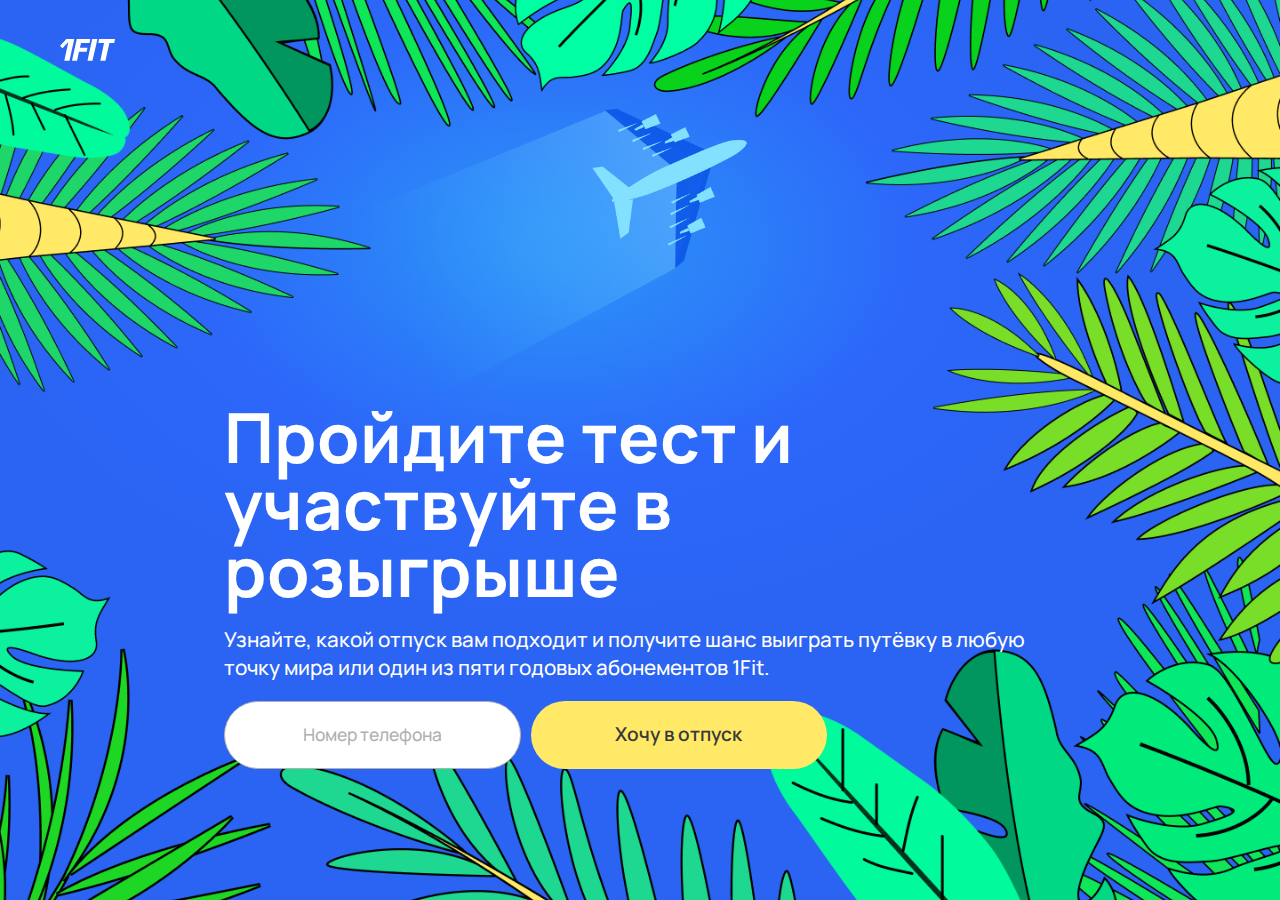
<file: index.html>
<!DOCTYPE html>
<html lang="en">
<head>
    <meta charset="UTF-8">
    <title>Home</title>
    <meta name="description" content="">
    <meta name="viewport" content="width=device-width, initial-scale=1">
    <meta http-equiv="x-ua-compatible" content="ie=edge">
    <link rel="stylesheet" href="css/style.css">
</head>
<body>
    <img class="logo" src="./img/logo.svg" alt="">
    <div class="main">
        <div class="container">
            <div class="plane">
                <img src="./img/samolet.png" alt="">
            </div>
            <div class="test">
                <h1 class="title">
                    Пройдите тест и
                    участвуйте в розыгрыше
                </h1>
                <p class="subtitle">
                    Узнайте, какой отпуск вам подходит и получите шанс выиграть путёвку
                    в любую точку мира или один из пяти годовых абонементов 1Fit.
                </p>
                <div class="buttons">
                    <button class="phone">Номер телефона</button>
                    <button class="holiday">Хочу в отпуск</button>
                </div>
            </div>
        </div>
    </div>

</body>
</html>
</file>
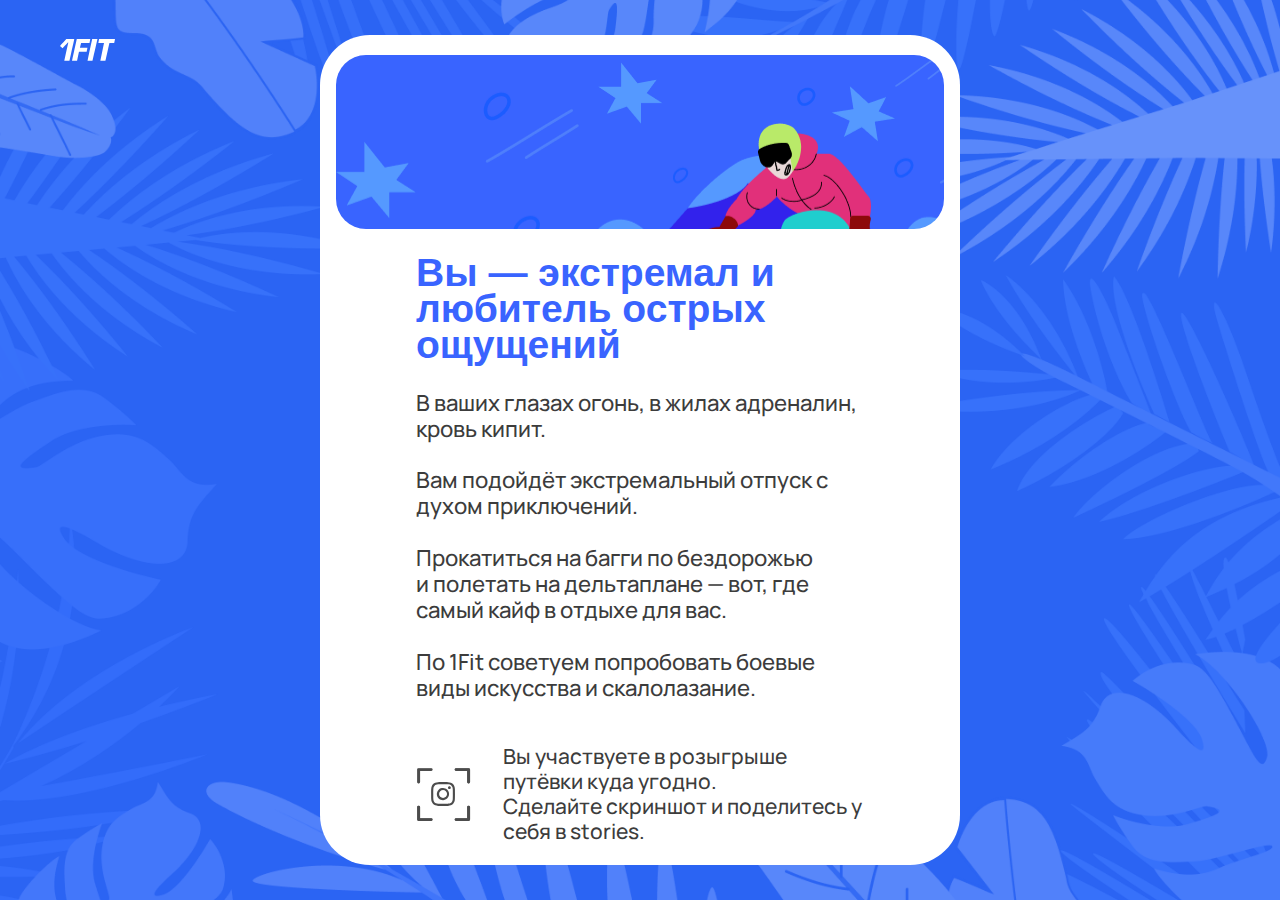
<file: extremal.html>
<!DOCTYPE html>
<html lang="en">
<head>
    <meta charset="UTF-8">
    <title>Extremal</title>
    <meta name="description" content="">
    <meta name="viewport" content="width=device-width, initial-scale=1">
    <meta http-equiv="x-ua-compatible" content="ie=edge">
    <link rel="stylesheet" href="css/extremal.css">
</head>
<body>
    <img class="logo" src="./img/logo.svg" alt="">
    <div class="socials">
        <img src="./img/insta.svg" alt="">
        <img src="./img/telega.svg" alt="">
        <img src="./img/wp.svg" alt="">
        <img src="./img/facebook.svg" alt="">
    </div>
    <div class="main">
        <div class="container">
            <div class="card_img">

            </div>
            <div class="card_container">
                <h1 class="title">Вы — экстремал и любитель
                    острых ощущений</h1>
                <p class="subtitle">
                    В ваших глазах огонь, в жилах адреналин, кровь кипит.
                    <br><br>
                    Вам подойдёт экстремальный отпуск с духом приключений.
                    <br><br>
                    Прокатиться на багги по бездорожью <br>
                    и полетать на дельтаплане — вот, где самый кайф в отдыхе для вас.
                    <br><br>
                    По 1Fit советуем попробовать боевые виды искусства и скалолазание.
                </p>
                <div class="make_screen">
                    <img src="./img/camera.svg" alt="">
                    <p class="desktop_text">Вы участвуете в розыгрыше путёвки куда угодно. <br>
                        Сделайте скриншот и поделитесь у себя в stories.</p>
                    <p class="mobile_text">
                        Cделай скриншот и поделись <br>
                        у себя в stories
                    </p>
                </div>
            </div>
        </div>
    </div>
</body>
</html>
</file>
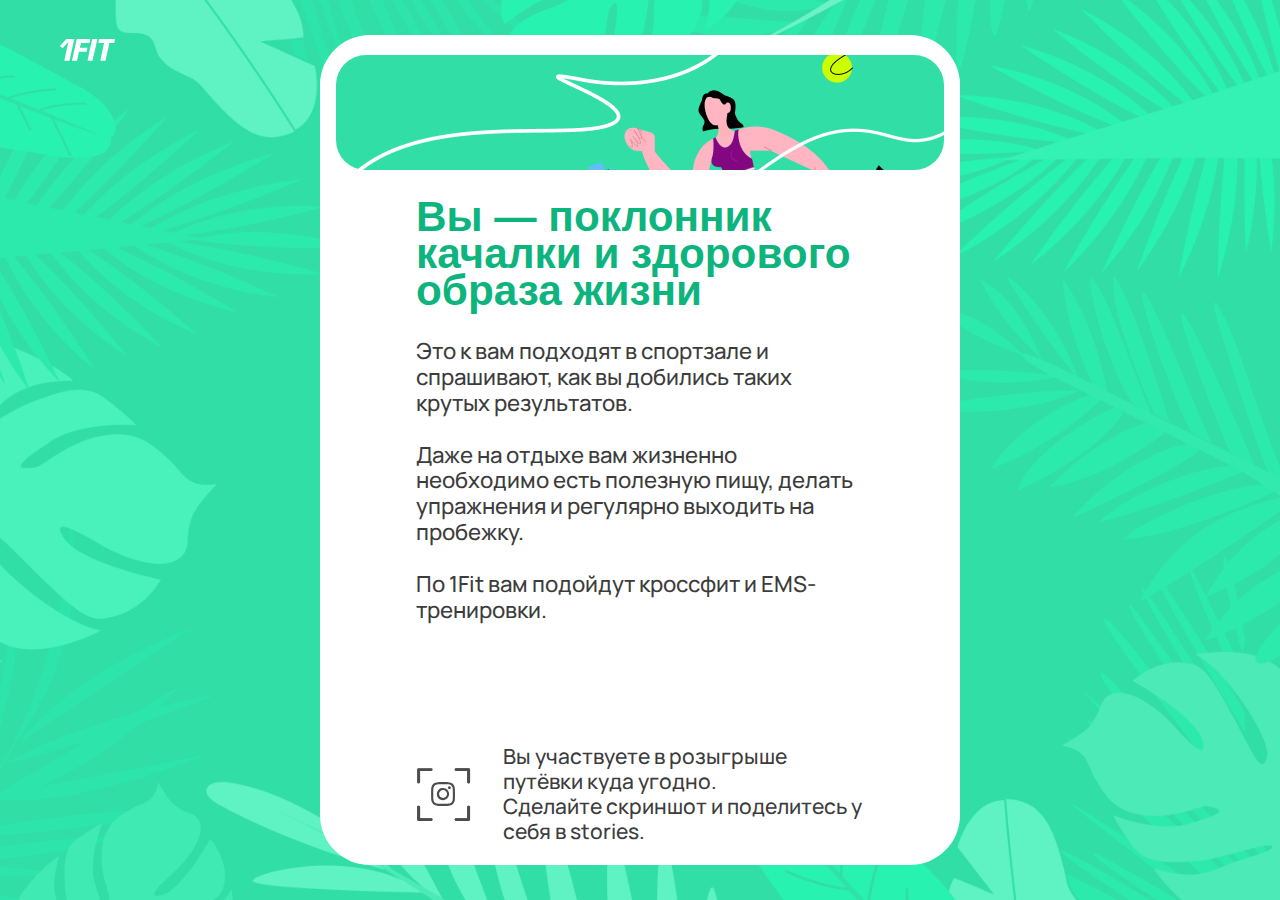
<file: fitness.html>
<!DOCTYPE html>
<html lang="en">
<head>
    <meta charset="UTF-8">
    <title>Extremal</title>
    <meta name="description" content="">
    <meta name="viewport" content="width=device-width, initial-scale=1">
    <meta http-equiv="x-ua-compatible" content="ie=edge">
    <link rel="stylesheet" href="css/fitness.css">
</head>
<body>
<img class="logo" src="./img/logo.svg" alt="">
<div class="socials">
    <img src="./img/insta.svg" alt="">
    <img src="./img/telega.svg" alt="">
    <img src="./img/wp.svg" alt="">
    <img src="./img/facebook.svg" alt="">
</div>
<div class="main">
    <div class="container">
        <div class="card_img">
        </div>
        <div class="card_container">
            <h1 class="title">Вы — поклонник качалки
                и здорового образа жизни</h1>
            <p class="subtitle">
                Это к вам подходят в спортзале и спрашивают, как вы добились
                таких крутых результатов.
                <br><br>
                Даже на отдыхе вам жизненно необходимо есть полезную пищу, делать упражнения и регулярно выходить на пробежку.
                <br><br>
                По 1Fit вам подойдут кроссфит и EMS-тренировки.
                <br>
            </p>
            <div class="make_screen">
                <img src="./img/camera.svg" alt="">
                <p class="desktop_text">Вы участвуете в розыгрыше путёвки куда угодно. <br>
                    Сделайте скриншот и поделитесь у себя в stories.</p>
                <p class="mobile_text">
                    Cделай скриншот и поделись <br>
                    у себя в stories
                </p>
            </div>
        </div>
    </div>
</div>
</body>
</html>
</file>
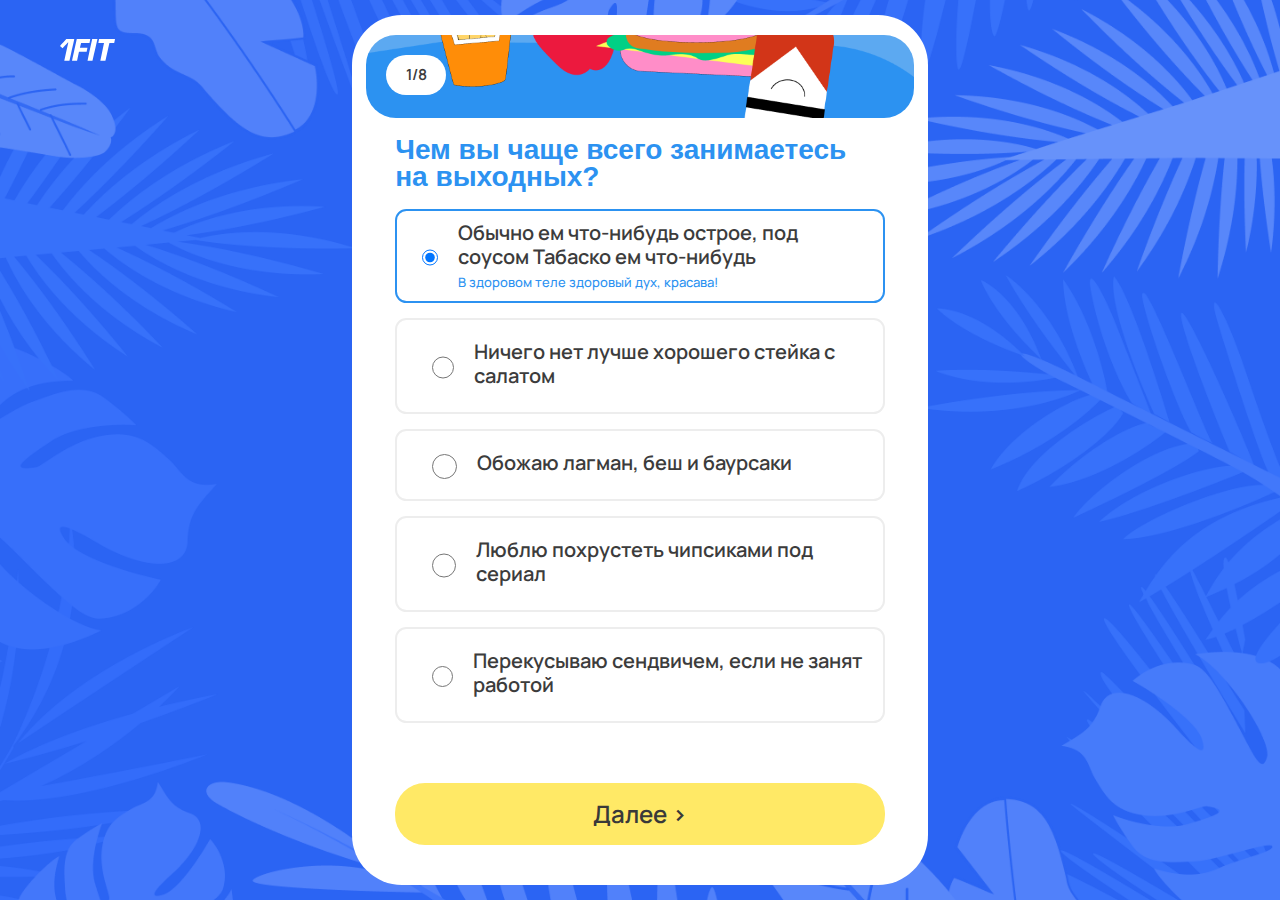
<file: testing1.html>
<!DOCTYPE html>
<html lang="en">
<head>
    <meta charset="UTF-8">
    <title>Extremal</title>
    <meta name="description" content="">
    <meta name="viewport" content="width=device-width, initial-scale=1">
    <meta http-equiv="x-ua-compatible" content="ie=edge">
    <link rel="stylesheet" href="css/testing1.css">
</head>
<body>
<img class="logo" src="./img/logo.svg" alt="">
<div class="socials">
    <img src="./img/insta.svg" alt="">
    <img src="./img/telega.svg" alt="">
    <img src="./img/wp.svg" alt="">
    <img src="./img/facebook.svg" alt="">
</div>
<div class="main">
    <div class="container">
        <div class="card_img">
            <div class="pagination">
                1/8
            </div>
        </div>
        <div class="card_container">
            <h1 class="title">Чем вы чаще всего занимаетесь на выходных?</h1>
            <h1 class="title mob"> Что вы обычно едите на обед?</h1>
           <div class="variants">
               <div class="variant checked">
                   <input type="radio" checked>
                   <div class="text">
                       <p>Обычно ем что-нибудь острое, под соусом Табаско ем что-нибудь</p>
                       <span>В здоровом теле здоровый дух, красава!</span>
                   </div>
               </div>
               <div class="variant">
                   <input type="radio">
                   <div class="text">
                       <p>Ничего нет лучше хорошего стейка с салатом</p>
                   </div>
               </div>
               <div class="variant">
                   <input type="radio">
                   <div class="text">
                       <p>Обожаю лагман, беш и баурсаки</p>
                   </div>
               </div>
               <div class="variant">
                   <input type="radio">
                   <div class="text">
                       <p>Люблю похрустеть чипсиками под сериал</p>
                   </div>
               </div>
               <div class="variant">
                   <input type="radio">
                   <div class="text">
                       <p>Перекусываю сендвичем, если не занят работой</p>
                   </div>
               </div>
           </div>
            <button class="next">
                <p class="destop">Далее ></p>
                <p class="mob">Ответить</p>
            </button>

        </div>
    </div>
</div>
</body>
</html>
</file>
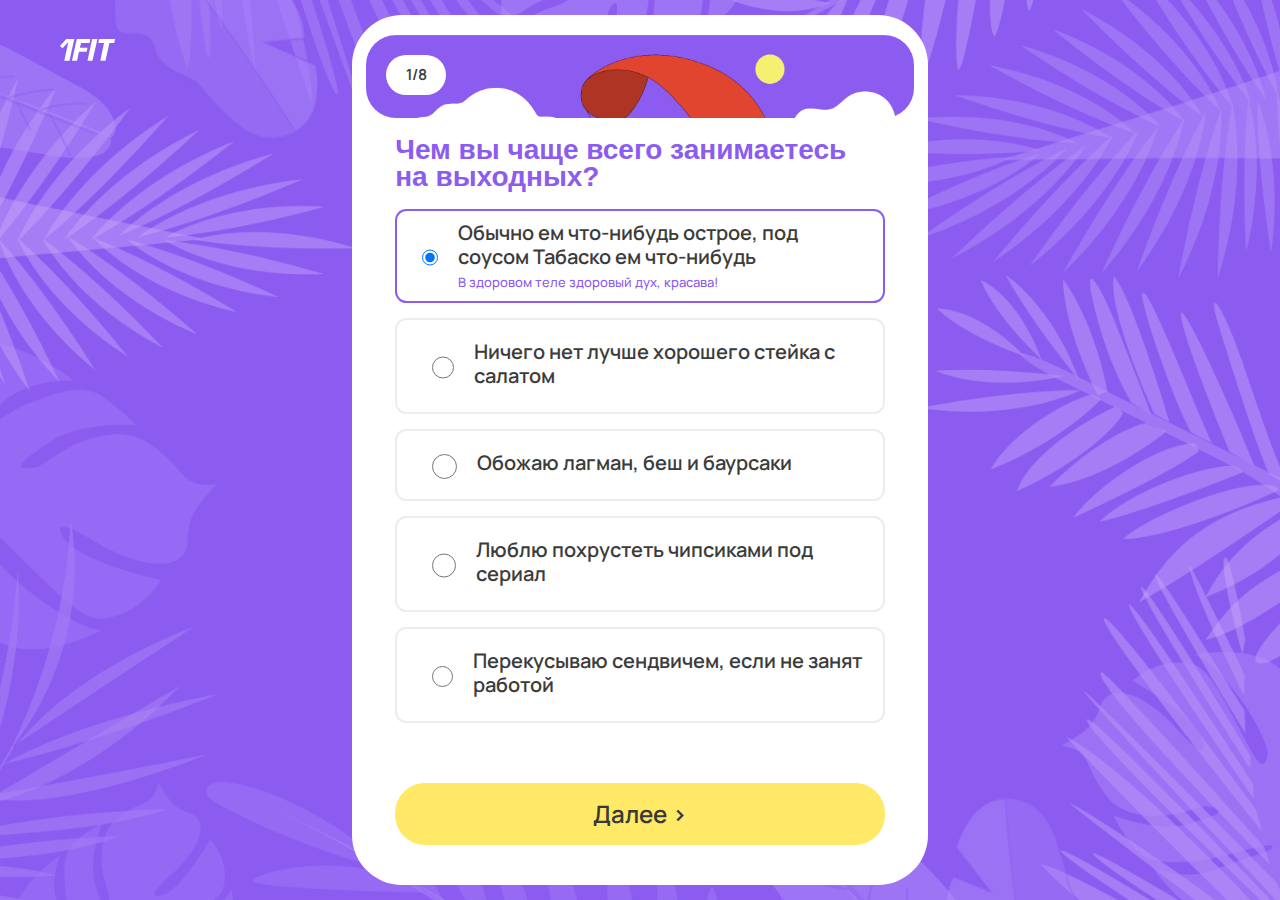
<file: testing2.html>
<!DOCTYPE html>
<html lang="en">
<head>
    <meta charset="UTF-8">
    <title>Extremal</title>
    <meta name="description" content="">
    <meta name="viewport" content="width=device-width, initial-scale=1">
    <meta http-equiv="x-ua-compatible" content="ie=edge">
    <link rel="stylesheet" href="css/testing2.css">
</head>
<body>
<img class="logo" src="./img/logo.svg" alt="">
<div class="socials">
    <img src="./img/insta.svg" alt="">
    <img src="./img/telega.svg" alt="">
    <img src="./img/wp.svg" alt="">
    <img src="./img/facebook.svg" alt="">
</div>
<div class="main">
    <div class="container">
        <div class="card_img">
            <div class="pagination">
                1/8
            </div>
        </div>
        <div class="card_container">
            <h1 class="title">Чем вы чаще всего занимаетесь на выходных?</h1>
            <h1 class="title mob"> Что вы обычно едите на обед?</h1>
            <div class="variants">
                <div class="variant checked">
                    <input type="radio" checked>
                    <div class="text">
                        <p>Обычно ем что-нибудь острое, под соусом Табаско ем что-нибудь</p>
                        <span>В здоровом теле здоровый дух, красава!</span>
                    </div>
                </div>
                <div class="variant">
                    <input type="radio">
                    <div class="text">
                        <p>Ничего нет лучше хорошего стейка с салатом</p>
                    </div>
                </div>
                <div class="variant">
                    <input type="radio">
                    <div class="text">
                        <p>Обожаю лагман, беш и баурсаки</p>
                    </div>
                </div>
                <div class="variant">
                    <input type="radio">
                    <div class="text">
                        <p>Люблю похрустеть чипсиками под сериал</p>
                    </div>
                </div>
                <div class="variant">
                    <input type="radio">
                    <div class="text">
                        <p>Перекусываю сендвичем, если не занят работой</p>
                    </div>
                </div>
            </div>
            <button class="next">
                <p class="destop">Далее ></p>
                <p class="mob">Ответить</p>
            </button>

        </div>
    </div>
</div>
</body>
</html>
</file>
<file: css/style.css>
@import url('https://fonts.googleapis.com/css2?family=Manrope:wght@200;300;400;500;600;700;800&display=swap');

html, body {
    margin: 0;
    padding: 0;
}
body {
    background: radial-gradient(46.67% 42.46% at 43.48% 27%, rgba(46, 217, 255, 0.3888) 6.25%, rgba(45, 106, 255, 0.54) 60.69%, rgba(43, 100, 243, 0) 100%) /* warning: gradient uses a rotation that is not supported by CSS and may not behave as expected */, #2B64F3;
}
.main {
    position: relative;
    background-image: url("../img/ramka.png");
    background-repeat: no-repeat;
    background-size: cover;
    background-position: center;
    background-origin: content-box;
    width: 100%;
    height: 100vh;
    display: flex;
    justify-content: center;
    align-items: center;
}
.container {
    width: 65%;
    height: 80%;
}
.container .plane {
    width: 70%;
}
.plane img {
    width: 90%;
}
.test {
    margin-top: -7vh;

}
.title {
    font-family: 'Manrope';
    font-style: normal;
    font-weight: 700;
    margin: 0;
    font-size: 69.0013px;
    line-height: 67px;
    color: #FFFFFF;
}
.subtitle {
    font-family: 'Manrope';
    font-style: normal;
    font-weight: 500;
    font-size: 20.6211px;
    line-height: 28px;

    color: #FFFFFF;
}
.buttons {
    display: flex;
}
.phone {
    background: #FFFFFF;
    border: 0.396559px solid #B0B0B0;
    box-sizing: border-box;
    border-radius: 97.5535px;
    display: flex;
    justify-content: center;
    align-items: center;
    width: 296.53px;
    height: 67.32px;
    padding: 13.2974px 31.4705px 13.2974px 31.9138px;


    font-family: 'Manrope';
    font-style: normal;
    font-weight: 500;
    font-size: 17.4486px;
    line-height: 124.1%;

    color: #B0B0B0;
}
.holiday {
    background: #FFE966;
    border-radius: 97.5535px;
    display: flex;
    justify-content: center;
    align-items: center;
    width: 296.53px;
    height: 67.32px;
    padding: 13.2974px 31.4705px 13.2974px 31.9138px;
    border: none;
    margin-left: 10px;


    font-family: 'Manrope';
    font-style: normal;
    font-weight: 600;
    font-size: 19.0348px;
    line-height: 124.1%;
    color: #393939;
}

.logo {
    position: absolute;
    z-index: 999;
    left: 4.72%;
    top: 4.3%;
}
@media only screen and (min-width: 1300px) {
    .test {
        margin-top: -16vh;
    }
}
@media only screen and (max-width: 767px) {

    .main {
        background-size: cover;
    }
    .title {
        font-family: 'Manrope';
        font-style: normal;
        font-weight: 700;
        font-size: 24px;
        line-height: 112.6%;
        /* or 27px */

        text-align: center;

        color: #FFFFFF;
    }
    .subtitle {
        font-family: 'Manrope';
        font-style: normal;
        font-weight: 500;
        font-size: 14px;
        line-height: 135.6%;
        /* or 19px */

        text-align: center;

        color: #FFFFFF;
    }
    .buttons {
        flex-direction: column;
        align-items: center;

    }
    .container {
        width: 90%;
    }
    .container .plane {
        margin-top: 50px;
        width: 130%;
        height: auto;
        margin-left: -47%;
    }
    .buttons button {
        margin-bottom: 10px;
        width: 100%;
        height: 46px;
    }
}
</file>
<file: css/extremal.css>
@import url('https://fonts.googleapis.com/css2?family=Manrope:wght@200;300;400;500;600;700;800&display=swap');

html, body {
    margin: 0;
    padding: 0;
}
body {
    background: #2B64F3;
}
.logo {
    position: absolute;
    z-index: 999;
    left: 4.72%;
    top: 4.3%;
}
.main {
    width: 100vw;
    height: 100vh;
    position: relative;
    background-image: url("../img/extremal.png");
    background-repeat: no-repeat;
    background-size: cover;
    background-position: center;
    background-origin: content-box;
    background-attachment: fixed;
    display: flex;
    justify-content: center;
    align-items: center;
}
.container {
    background: #FFFFFF;
    border-radius: 50px;
    width: 50%;
    display: flex;
    flex-direction: column;
    align-items: center;
    padding-top: 20px;
    height: 90vh;
}
.card_img {
    width: 95%;
    height: 300px;
    border-radius: 30px;
    background-color: #3964FF;
    background-image: url("../img/cardimg1.png");
}
.card_container {
    width: 70%;
}
.title {
    font-family: 'Neue Machina', sans-serif;
    font-style: normal;
    font-weight: 900;
    font-size: 39.0742px;
    line-height: 36px;
    color: #3964FF;
}
.subtitle {
    font-family: 'Manrope';
    font-style: normal;
    font-weight: 500;
    font-size: 22.1634px;
    line-height: 117%;
    color: #3C3C3C;
}
.make_screen {
    display: flex;
    align-items: center;
}
.make_screen img {
    width: 55px;
    height: 55px;
    filter: invert(68%) sepia(0%) saturate(0%) hue-rotate(327deg) brightness(96%) contrast(104%);
}
.make_screen p {
    font-family: 'Manrope';
    font-style: normal;
    font-weight: 500;
    font-size: 21px;
    line-height: 119%;
    /* or 25px */

    display: flex;
    align-items: center;

    color: #3C3C3C;
    margin-left: 32px;
}
.mobile_text {
    display: none !important;
}
.socials {
    display: none;
}
@media only screen and (max-width: 767px) {
    .container {
        background: transparent;
        width: 90%;
        height: 100%;
        padding-top: 150px;
    }
    .socials {
        position: absolute;
        display: block;
        right: 20px;
        top: 40px;
    }
    .socials img {
        width: 20px;
        height: 20px;
        margin-left: 15px;
    }
    .card_container {
        width: 90%;
    }
    .title, .subtitle, .make_screen p {
        color: #FFFFFF !important;
    }
    .title {
        font-size: 24.9785px;
        line-height: 30px;
    }
    .mobile_text {
        font-family: 'Manrope';
        font-style: normal;
        font-weight: 500;
        font-size: 16px;
        line-height: 119%;
        /* or 19px */

        display: flex !important;
        align-items: center;

        color: #FFFFFF;
    }
    .desktop_text {
        display: none !important;
    }
    .subtitle {

        font-family: 'Manrope';
        font-style: normal;
        font-weight: 500;
        font-size: 15px;
        line-height: 119%;
        /* or 18px */


        color: #FFFFFF;
    }
    .main {
        background-image: none;
    }
    .make_screen img {
        filter: none;
    }
    .card_img {
        border-radius: 0;
        background-color: transparent;
        background-position: center;
        background-size: cover;
    }
}
</file>
<file: css/fitness.css>
@import url('https://fonts.googleapis.com/css2?family=Manrope:wght@200;300;400;500;600;700;800&display=swap');

html, body {
    margin: 0;
    padding: 0;
}
body {
    background: #31DEA6;
}
.logo {
    position: absolute;
    z-index: 999;
    left: 4.72%;
    top: 4.3%;
}
.main {
    width: 100vw;
    height: 100vh;
    position: relative;
    background-image: url("../img/fitness.png");
    background-repeat: no-repeat;
    background-size: cover;
    background-position: center;
    background-origin: content-box;
    background-attachment: fixed;
    display: flex;
    justify-content: center;
    align-items: center;
}
.container {
    background: #FFFFFF;
    border-radius: 50px;
    width: 50%;
    display: flex;
    flex-direction: column;
    align-items: center;
    padding-top: 20px;
    height: 90vh;
}
.card_img {
    width: 95%;
    height: 300px;
    border-radius: 30px;
    background-color: #31DEA6;
    background-image: url("../img/cardimg2.png");
}
.card_container {
    width: 70%;
}
.title {
    font-family: 'Neue Machina', sans-serif;
    font-style: normal;
    font-weight: 900;
    font-size: 42.2898px;
    line-height: 37px;

    color: #0DB47E;
}
.subtitle {
    font-family: 'Manrope';
    font-style: normal;
    font-weight: 500;
    font-size: 22.1634px;
    line-height: 117%;
    color: #3C3C3C;
}
.make_screen {
    display: flex;
    align-items: center;
    margin-top: 100px;
}
.make_screen img {
    width: 55px;
    height: 55px;
    filter: invert(68%) sepia(0%) saturate(0%) hue-rotate(327deg) brightness(96%) contrast(104%);
}
.make_screen p {
    font-family: 'Manrope';
    font-style: normal;
    font-weight: 500;
    font-size: 21px;
    line-height: 119%;
    /* or 25px */

    display: flex;
    align-items: center;

    color: #3C3C3C;
    margin-left: 32px;
}
.mobile_text {
    display: none !important;
}
.socials {
    display: none;
}
@media only screen and (max-width: 767px) {
    .main {
        height: 100%;
    }
    .container {
        background: transparent;
        width: 90%;
        height: 100%;
        padding-top: 150px;
    }
    .socials {
        position: absolute;
        display: block;
        right: 20px;
        top: 40px;
    }
    .socials img {
        width: 20px;
        height: 20px;
        margin-left: 15px;
    }
    .card_container {
        width: 110%;
        margin-top: -1px;
        background-color: #33D39F;
        padding-bottom: 50px;
    }
    .title, .subtitle, .make_screen p {
        color: #FFFFFF !important;
        width: 90%;
        margin: 0 auto;
    }
    .title {
        margin-top: 30px;
        margin-bottom: 30px;
        font-size: 24.9785px;
        line-height: 30px;
    }
    .mobile_text {
        font-family: 'Manrope', sans-serif;
        font-style: normal;
        font-weight: 500;
        font-size: 16px !important;
        line-height: 119%;
        /* or 19px */
        display: flex !important;
        align-items: center;

        color: #FFFFFF;
    }
    .desktop_text {
        display: none !important;
    }
    .subtitle {

        font-family: 'Manrope';
        font-style: normal;
        font-weight: 500;
        font-size: 15px;
        line-height: 119%;
        /* or 18px */


        color: #FFFFFF;
    }
    .main {
        background-image: none;

    }
    .make_screen img {
        filter: none;
        margin-right: 23px;

    }
    .make_screen {
        width: 90%;
        margin: 0 auto;
        margin-top: 30px;

    }
    .card_img {
        width: 110%;
        border-radius: 0;
        background-color: transparent;
        background-position: center;
        background-size: cover;
    }
}
</file>
<file: css/testing1.css>
@import url('https://fonts.googleapis.com/css2?family=Manrope:wght@200;300;400;500;600;700;800&display=swap');

html, body {
    margin: 0;
    padding: 0;
}
body {
    background: #2B64F3;

}
.logo {
    position: absolute;
    z-index: 999;
    left: 4.72%;
    top: 4.3%;
}
.main {
    width: 100vw;
    height: 100vh;
    position: relative;
    background-image: url("../img/extremal.png");
    background-repeat: no-repeat;
    background-size: cover;
    background-position: center;
    background-origin: content-box;
    background-attachment: fixed;
    display: flex;
    justify-content: center;
    align-items: center;

}
.container {
    background: #FFFFFF;
    border-radius: 50px;
    width: 45%;
    display: flex;
    flex-direction: column;
    align-items: center;
    padding-top: 20px;
    height: 90vh;
    padding-bottom: 40px;

}
.card_img {
    width: 95%;
    height: 300px;
    border-radius: 30px;
    background-color: #5CA9F1;
    background-image: url("../img/cardimg3.png");
    background-position: bottom;
    background-repeat: no-repeat;
    background-size: cover;
}
.pagination {
    background: #fff;
    width: 60px;
    display: flex;
    justify-content: center;
    align-items: center;
    border-radius: 90px;
    height: 40px;
    margin-top: 20px;
    margin-left: 20px;
    font-family: 'Manrope';
    font-style: normal;
    font-weight: 600;
    font-size: 15.1712px;
    line-height: 120%;
    /* or 18px */

    display: flex;
    align-items: center;

    color: #3C3C3C;

}
.card_container {
    width: 85%;
    margin: 0 auto;
}
.title {
    font-family: 'Neue Machina',sans-serif;
    font-style: normal;
    font-weight: 700;
    font-size: 28px;
    line-height: 27px;
    color: #2C92F1;

}
.variants {

}
.variant {
    display: flex;
    align-items: center;
    width: 100%;
    background: #FFFFFF;
    border: 2px solid #EDEDED;
    box-sizing: border-box;
    border-radius: 11.3784px;
    padding: 20px;
    cursor: pointer;
    margin-bottom: 15px;
}
.variant input {
    color: #EDEDED;
    box-sizing: border-box;
    border-radius: 11.3784px;

}
.variant.checked {
    padding: 10px;
    border: 2px solid #2C92F1;
}
.text p {
    margin: 0;
    font-family: 'Manrope';
    font-style: normal;
    font-weight: 600;
    font-size: 20px;
    line-height: 120%;
    /* identical to box height, or 24px */

    display: flex;
    align-items: center;
    margin-bottom: 4px;
    color: #3C3C3C;
}
.text {
    margin-left: 17px;
}
.variant input {
    margin-left: 15px;
    width: 25px;
    height: 25px;
    background: #FFFFFF;
    border: 1.8964px solid #2C92F1;
    box-sizing: border-box;
    border-radius: 11.3784px;

}
.text span {
    font-family: 'Manrope';
    font-style: normal;
    font-weight: 500;
    font-size: 13px;
    line-height: 125.1%;
    color: #2C92F1;
}
.next {
    width: 100%;
    background: #FFE966;
    border-radius: 30px;
    display: flex;
    flex-direction: row;
    justify-content: center;
    align-items: center;
    padding: 16px 32px;
    border: none;
    margin-top: 60px;

}
.next p {
    margin: 0;
    font-family: 'Manrope';
    font-style: normal;
    font-weight: 600;
    font-size: 24px;
    line-height: 124.1%;
    /* identical to box height, or 30px */

    display: flex;
    align-items: center;
    text-align: center;

    color: #393939;
}
.next p.mob {
    display: none !important;
}
.title.mob {
    display: none !important;
}
.socials {
    display: none;
}
@media only screen and (max-width: 767px) {
    .container {
        position: relative;
        width: 90%;
        height: 100%;
        border-radius: 18.964px;
        padding-top: 60px;
        margin-bottom: 60px;
        margin-top: 100px;
    }
    .socials {
        position: absolute;
        display: block;
        right: 20px;
        top: 40px;
    }
    .socials img {
        width: 20px;
        height: 20px;
        margin-left: 15px;
    }
    .card_container {
        width: 90%;
    }
    .title, .subtitle, .make_screen p {
    }
    .title {
        display: none;
        font-size: 24.9785px;
        line-height: 30px;
        text-align: center;
    }

    .title.mob {
        display: block !important;
    }
    .mobile_text {
        font-family: 'Manrope';
        font-style: normal;
        font-weight: 500;
        font-size: 16px;
        line-height: 119%;
        /* or 19px */

        display: flex !important;
        align-items: center;

        color: #FFFFFF;
    }
    .desktop_text {
        display: none !important;
    }
    .main {
        height: 100%;
    }
    .pagination {
        position: absolute;
        top: 0;
        left: 40%;
        font-family: 'Manrope';
        font-style: normal;
        font-weight: 600;
        font-size: 15.1712px;
        line-height: 120%;
        /* or 18px */

        display: flex;
        align-items: center;

        color: #2C92F1;

    }
    .card_img {
        width: 90%;
        height: 200px;
        border-radius: 18.964px;
        background-position: bottom;
        background-size: 120%;

    }
    .destop {
        display: none !important;
    }
    .next p.mob {
        display: flex !important;
    }
}
</file>
<file: css/testing2.css>
@import url('https://fonts.googleapis.com/css2?family=Manrope:wght@200;300;400;500;600;700;800&display=swap');

html, body {
    margin: 0;
    padding: 0;
}
body {
    background: #8C5CF1;

}
.logo {
    position: absolute;
    z-index: 999;
    left: 4.72%;
    top: 4.3%;
}
.main {
    width: 100vw;
    height: 100vh;
    position: relative;
    background-image: url("../img/testing2.png");
    background-repeat: no-repeat;
    background-size: cover;
    background-position: center;
    background-origin: content-box;
    background-attachment: fixed;
    display: flex;
    justify-content: center;
    align-items: center;
}
.container {
    background: #FFFFFF;
    border-radius: 50px;
    width: 45%;
    display: flex;
    flex-direction: column;
    align-items: center;
    padding-top: 20px;
    height: 90vh;
    padding-bottom: 40px;

}
.card_img {
    width: 95%;
    height: 300px;
    border-radius: 30px;
    background-color: #5CA9F1;
    background-image: url("../img/cardimg4.png");
    background-position: top;
    background-size: cover;
    background-repeat: no-repeat;

}
.pagination {
    background: #fff;
    width: 60px;
    display: flex;
    justify-content: center;
    align-items: center;
    border-radius: 90px;
    height: 40px;
    margin-top: 20px;
    margin-left: 20px;
    font-family: 'Manrope';
    font-style: normal;
    font-weight: 600;
    font-size: 15.1712px;
    line-height: 120%;
    /* or 18px */

    display: flex;
    align-items: center;

    color: #3C3C3C;

}
.card_container {
    width: 85%;
    margin: 0 auto;
}
.title {
    font-family: 'Neue Machina',sans-serif;
    font-style: normal;
    font-weight: 700;
    font-size: 28px;
    line-height: 27px;
    color: #8C5CF1;

}
.variants {

}
.variant {
    display: flex;
    align-items: center;
    width: 100%;
    background: #FFFFFF;
    border: 2px solid #EDEDED;
    box-sizing: border-box;
    border-radius: 11.3784px;
    padding: 20px;
    cursor: pointer;
    margin-bottom: 15px;
}
.variant input {
    color: #EDEDED;
    box-sizing: border-box;
    border-radius: 11.3784px;
}
.variant input[type=radio]:checked {
    background-color: #8C5CF1;
    color: #8C5CF1;
    border: 2px solid #8C5CF1;
}
.variant.checked {
    padding: 10px;
    border: 2px solid #8C5CF1;
}
.text p {
    margin: 0;
    font-family: 'Manrope';
    font-style: normal;
    font-weight: 600;
    font-size: 20px;
    line-height: 120%;
    /* identical to box height, or 24px */

    display: flex;
    align-items: center;
    margin-bottom: 4px;
    color: #3C3C3C;
}
.text {
    margin-left: 17px;
}
.variant input[type="radio"] {
    margin-left: 15px;
    width: 25px !important;
    height: 25px !important;
    background: #FFFFFF;
    box-sizing: border-box;
    border-radius: 11.3784px;
}
.variant.checked input {
    width: 25px !important;
    height: 25px !important;
}
.text span {
    font-family: 'Manrope';
    font-style: normal;
    font-weight: 500;
    font-size: 13px;
    line-height: 125.1%;
    color: #8C5CF1;
}
.next {
    width: 100%;
    background: #FFE966;
    border-radius: 30px;
    display: flex;
    flex-direction: row;
    justify-content: center;
    align-items: center;
    padding: 16px 32px;
    border: none;
    margin-top: 60px;

}
.next p {
    margin: 0;
    font-family: 'Manrope';
    font-style: normal;
    font-weight: 600;
    font-size: 24px;
    line-height: 124.1%;
    /* identical to box height, or 30px */

    display: flex;
    align-items: center;
    text-align: center;

    color: #393939;
}
.next p.mob {
    display: none !important;
}
.title.mob {
    display: none !important;
}
.socials {
    display: none;
}
@media only screen and (max-width: 767px) {
    .container {
        position: relative;
        width: 90%;
        height: 100%;
        border-radius: 18.964px;
        padding-top: 60px;
        margin-bottom: 60px;
        margin-top: 100px;
    }
    .socials {
        position: absolute;
        display: block;
        right: 20px;
        top: 40px;
    }
    .socials img {
        width: 20px;
        height: 20px;
        margin-left: 15px;
    }
    .card_container {
        width: 90%;
    }
    .title, .subtitle, .make_screen p {
    }
    .title {
        display: none;
        font-size: 24.9785px;
        line-height: 30px;
        text-align: center;
    }

    .title.mob {
        display: block !important;
    }
    .mobile_text {
        font-family: 'Manrope';
        font-style: normal;
        font-weight: 500;
        font-size: 16px;
        line-height: 119%;
        /* or 19px */

        display: flex !important;
        align-items: center;

        color: #FFFFFF;
    }
    .desktop_text {
        display: none !important;
    }
    .main {
        height: 100%;
    }
    .pagination {
        position: absolute;
        top: 0;
        left: 40%;
        font-family: 'Manrope';
        font-style: normal;
        font-weight: 600;
        font-size: 15.1712px;
        line-height: 120%;
        /* or 18px */

        display: flex;
        align-items: center;

        color: #2C92F1;

    }
    .card_img {
        width: 90%;
        height: 200px;
        border-radius: 18.964px;
        background-position: bottom;
        background-size: cover;

    }
    .destop {
        display: none !important;
    }
    .next p.mob {
        display: flex !important;
    }
}
</file>
